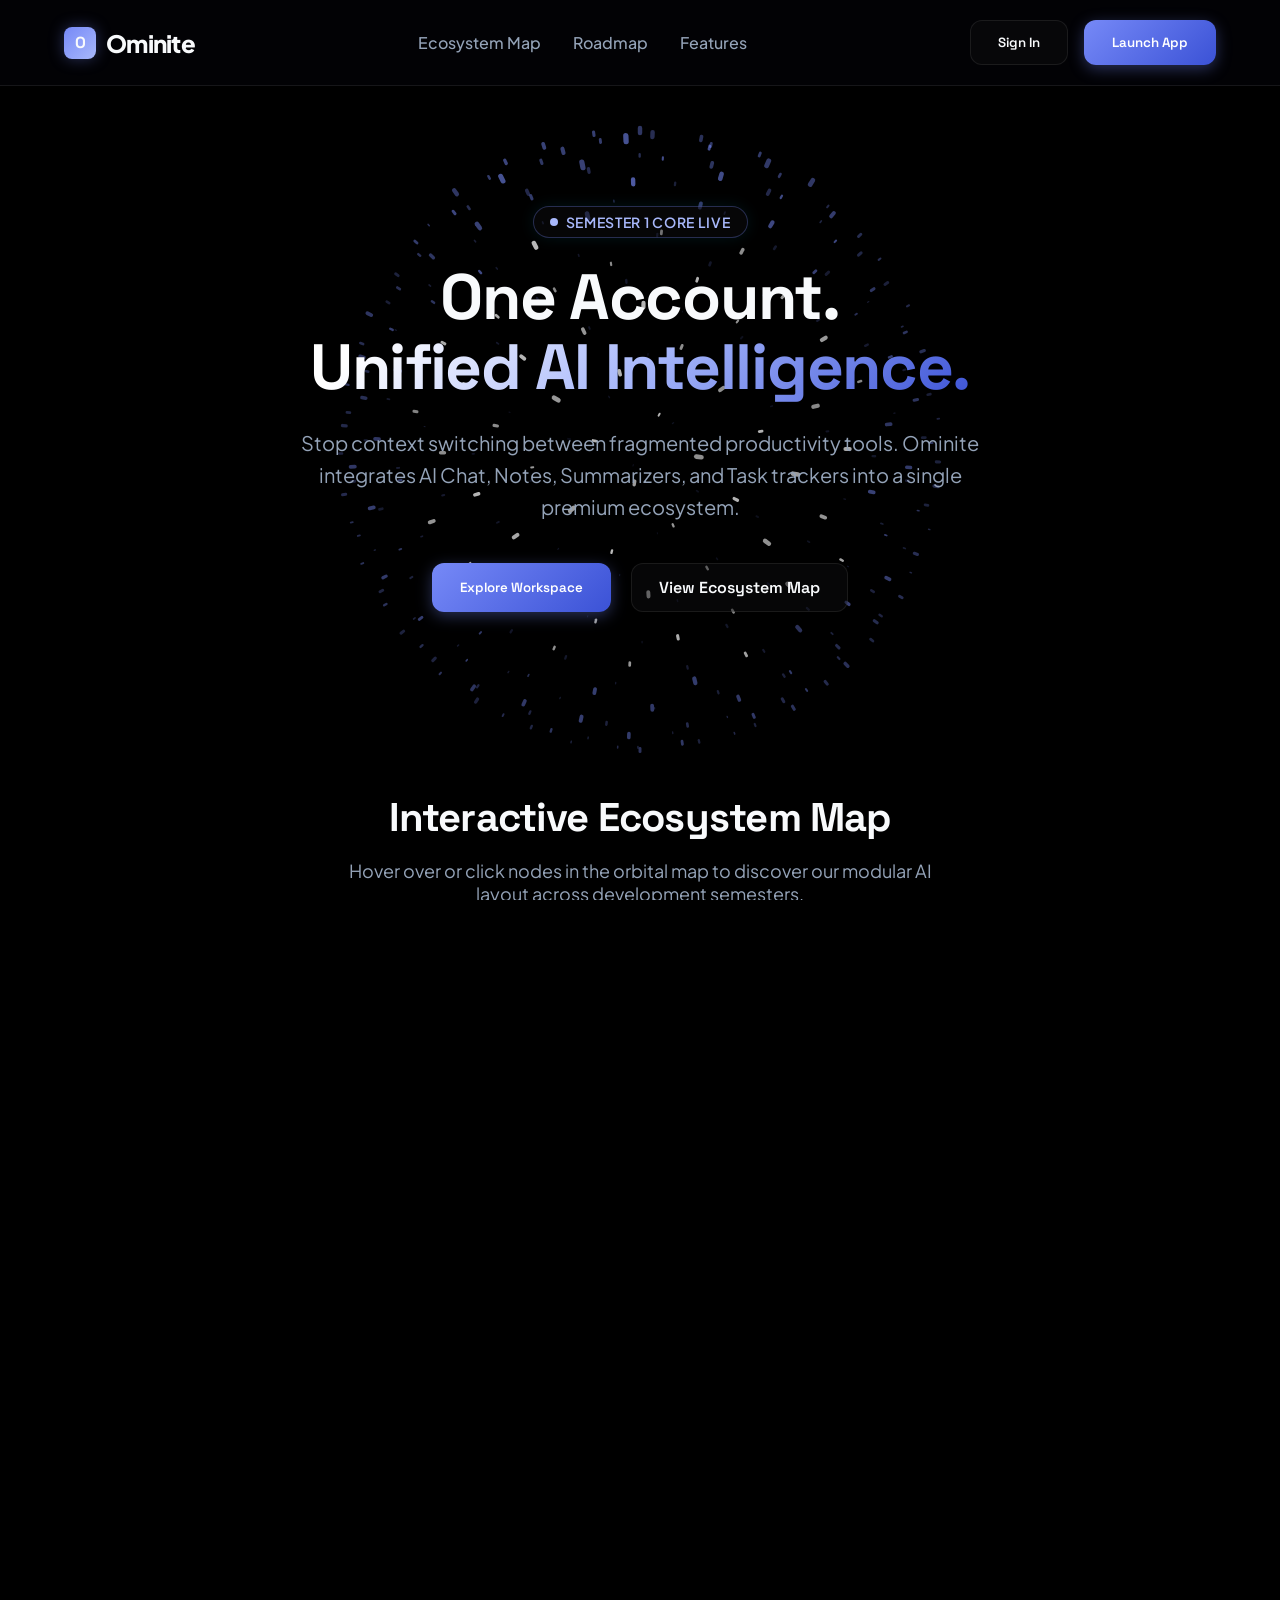
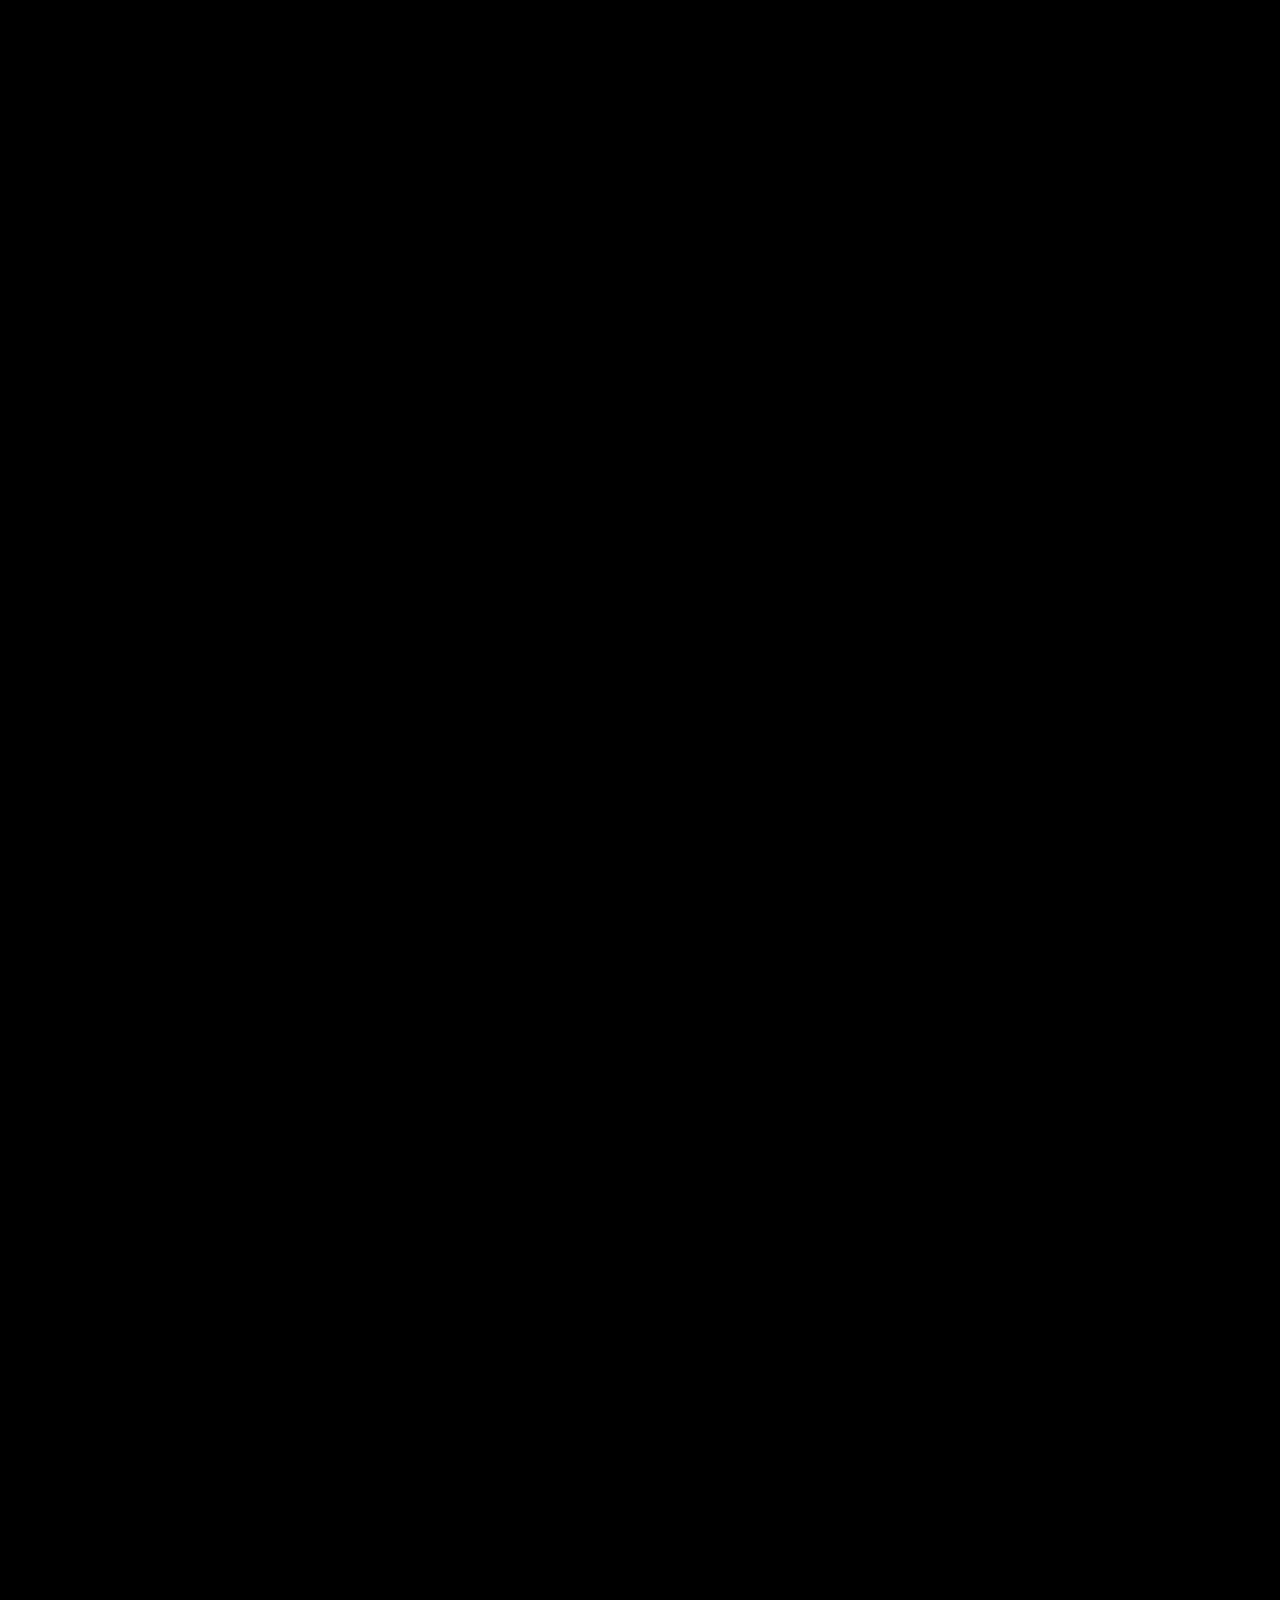
<file: files (1)/index.html>
<!DOCTYPE html>
<html lang="en">
<head>
  <meta charset="UTF-8">
  <meta name="viewport" content="width=device-width, initial-scale=1.0">
  <title>Ominite AI Ecosystem — Centralized AI Productivity Workspace</title>
  <meta name="description" content="Ominite AI Ecosystem brings together Chat, Notes, Summarizer, and Task boards into a premium single account workspace.">
  <link rel="stylesheet" href="styles.css">
</head>
<body>

  <!-- Canvas Background for Cursor-tracking Particle Effect -->
  <canvas id="particle-canvas"></canvas>

  <div class="app-wrapper">
    <!-- Header -->
    <header>
      <div class="nav-container">
        <a href="#" class="logo" id="nav-logo">
          <div class="logo-icon">O</div>
          <span class="logo-text">Ominite</span>
        </a>
        <ul class="nav-links">
          <li><a href="#features">Ecosystem Map</a></li>
          <li><a href="#roadmap">Roadmap</a></li>
          <li><a href="#about">Features</a></li>
        </ul>
        <div class="nav-actions">
          <button class="btn-secondary" id="btn-open-login">Sign In</button>
          <button class="btn-primary" id="btn-launch-dashboard">Launch App</button>
        </div>
      </div>
    </header>

    <!-- LANDING VIEW PANEL -->
    <div id="landing-view" class="view-panel active">
      <!-- Hero Section -->
      <section class="section-container hero-section">
        <div class="badge-tag">
          <div class="badge-pulse"></div>
          Semester 1 Core Live
        </div>
        <h1 class="hero-title">
          One Account.<br>
          <span class="gradient-text">Unified AI Intelligence.</span>
        </h1>
        <p class="hero-description">
          Stop context switching between fragmented productivity tools. Ominite integrates AI Chat, Notes, Summarizers, and Task trackers into a single premium ecosystem.
        </p>
        <div class="hero-buttons">
          <button class="btn-primary" id="hero-btn-launch">Explore Workspace</button>
          <a href="#features" class="btn-secondary">View Ecosystem Map</a>
        </div>
      </section>

      <!-- Ecosystem Map Section -->
      <section id="features" class="section-container map-section">
        <div class="section-header">
          <h2>Interactive Ecosystem Map</h2>
          <p>Hover over or click nodes in the orbital map to discover our modular AI layout across development semesters.</p>
        </div>

        <div class="ecosystem-container">
          <!-- Left: Orbital Node Map -->
          <div class="orbit-map-wrapper">
            <div class="orbit-circle orbit-circle-1"></div>
            <div class="orbit-circle orbit-circle-2"></div>
            
            <!-- Central Node -->
            <div class="core-node" id="core-trigger">
              <div class="core-inner">OMINITE<br>CORE</div>
            </div>

            <!-- Orbit Nodes (Semester 1) -->
            <div class="module-node active" style="top: 15%; left: 30%;" data-module="chat" data-sem="1">
              <!-- Chat Icon SVG -->
              <svg viewBox="0 0 24 24"><path d="M20 2H4c-1.1 0-1.99.9-1.99 2L2 22l4-4h14c1.1 0 2-.9 2-2V4c0-1.1-.9-2-2-2zM6 9h12v2H6V9zm8 5H6v-2h8v2zm4-6H6V6h12v2z"/></svg>
            </div>
            <div class="module-node" style="top: 45%; left: 10%;" data-module="notes" data-sem="1">
              <!-- Notes Icon SVG -->
              <svg viewBox="0 0 24 24"><path d="M14 2H6c-1.1 0-1.99.9-1.99 2L4 20c0 1.1.89 2 1.99 2H18c1.1 0 2-.9 2-2V8l-6-6zm2 16H8v-2h8v2zm0-4H8v-2h8v2zm-3-5V3.5L18.5 9H13z"/></svg>
            </div>
            <div class="module-node" style="top: 75%; left: 35%;" data-module="summarizer" data-sem="1">
              <!-- Summarizer Icon SVG -->
              <svg viewBox="0 0 24 24"><path d="M14 17H4v2h10v-2zm6-8H4v2h16V9zM4 15h16v-2H4v2zM4 5v2h16V5H4z"/></svg>
            </div>
            <div class="module-node" style="top: 60%; left: 70%;" data-module="todo" data-sem="1">
              <!-- To-Do Icon SVG -->
              <svg viewBox="0 0 24 24"><path d="M19 3H5c-1.1 0-2 .9-2 2v14c0 1.1.9 2 2 2h14c1.1 0 2-.9 2-2V5c0-1.1-.9-2-2-2zm-9 14l-5-5 1.41-1.41L10 14.17l7.59-7.59L19 8l-9 9z"/></svg>
            </div>

            <!-- Orbit Nodes (Semester 2) -->
            <div class="module-node" style="top: 20%; left: 75%;" data-module="study" data-sem="2">
              <!-- Study Icon SVG -->
              <svg viewBox="0 0 24 24"><path d="M12 3L1 9l11 6 9-4.91V17h2V9L12 3zM5.49 12c.66.36 1.41.59 2.21.69.8.1 1.63.13 2.45.09.82-.04 1.62-.15 2.37-.34.75-.19 1.44-.48 2.04-.84L12 14.91 5.49 12z"/></svg>
            </div>
            <div class="module-node" style="top: 85%; left: 65%;" data-module="resume" data-sem="2">
              <!-- Resume Icon SVG -->
              <svg viewBox="0 0 24 24"><path d="M19 3H5c-1.1 0-2 .9-2 2v14c0 1.1.9 2 2 2h14c1.1 0 2-.9 2-2V5c0-1.1-.9-2-2-2zm-5 4h2v2h-2V7zm-4 0h2v2h-2V7zm-4 0h2v2H6V7zm0 4h2v2H6v-2zm4 0h2v2h-2v-2zm4 0h2v2h-2v-2zm-8 4h10v2H6v-2z"/></svg>
            </div>
            <div class="module-node" style="top: 5%; left: 55%;" data-module="translator" data-sem="2">
              <!-- Translator Icon SVG -->
              <svg viewBox="0 0 24 24"><path d="M12.87 15.07l-2.54-2.51.03-.03c1.74-1.94 2.98-4.17 3.71-6.53H17V4h-7V2H8v2H1v2h11.17C11.5 7.92 10.44 9.75 9 11.35 8.07 10.32 7.3 9.19 6.69 8h-2c.73 1.63 1.73 3.17 2.98 4.56l-5.09 5.02L4 19l5-5 3.11 3.11.76-2.04zM18.5 10h-2L12 22h2l1.12-3h4.75L21 22h2l-4.5-12zm-2.62 7l1.62-4.33L19.12 17h-3.24z"/></svg>
            </div>
            <div class="module-node" style="top: 30%; left: 90%;" data-module="planner" data-sem="2">
              <!-- Planner Icon SVG -->
              <svg viewBox="0 0 24 24"><path d="M19 4h-1V2h-2v2H8V2H6v2H5c-1.11 0-1.99.9-1.99 2L3 20c0 1.1.89 2 2 2h14c1.1 0 2-.9 2-2V6c0-1.1-.9-2-2-2zm0 16H5V10h14v10zm0-12H5V6h14v2zm-7 5h5v5h-5z"/></svg>
            </div>
          </div>

          <!-- Right: Interactive Details -->
          <div class="module-detail-panel">
            <div class="glass-card module-detail-card" id="detail-card">
              <span class="detail-tag" id="detail-tag">Semester 1</span>
              <h3 class="detail-title" id="detail-title">AI Chat</h3>
              <p class="detail-desc" id="detail-desc">
                An intelligent conversation partner powered by advanced language processing, capable of adjusting personalities to solve technical, creative, and customer support problems instantly.
              </p>
              <ul class="detail-features" id="detail-features">
                <li><svg viewBox="0 0 24 24"><path d="M9 16.17L4.83 12l-1.42 1.41L9 19 21 7l-1.41-1.41z"/></svg> Contextual Memory</li>
                <li><svg viewBox="0 0 24 24"><path d="M9 16.17L4.83 12l-1.42 1.41L9 19 21 7l-1.41-1.41z"/></svg> Multiple Personas</li>
                <li><svg viewBox="0 0 24 24"><path d="M9 16.17L4.83 12l-1.42 1.41L9 19 21 7l-1.41-1.41z"/></svg> Realtime Streaming</li>
                <li><svg viewBox="0 0 24 24"><path d="M9 16.17L4.83 12l-1.42 1.41L9 19 21 7l-1.41-1.41z"/></svg> Markdown Rendering</li>
              </ul>
            </div>
          </div>
        </div>
      </section>

      <!-- Roadmap Timeline Section -->
      <section id="roadmap" class="section-container roadmap-section">
        <div class="section-header">
          <h2>Release Roadmap</h2>
          <p>Explore Ominite's evolution from Semester 1 foundations to Semesters 3 & 4 scalable ecosystem intelligence.</p>
        </div>

        <div class="roadmap-timeline">
          <!-- Sem 1 -->
          <div class="roadmap-item" data-sem="1">
            <div class="roadmap-dot"></div>
            <div class="glass-card">
              <div class="roadmap-sem">Semester 1</div>
              <h3 class="roadmap-card-title">Foundational MVP</h3>
              <p class="roadmap-card-desc">
                Establishing the core application layer with User Authentication, responsive Dashboard, AI Chatbot, persistent AI Notes workspace, document Summarizer, and a priority-tagged To-Do module.
              </p>
            </div>
          </div>

          <!-- Sem 2 -->
          <div class="roadmap-item" data-sem="2">
            <div class="roadmap-dot"></div>
            <div class="glass-card">
              <div class="roadmap-sem">Semester 2</div>
              <h3 class="roadmap-card-title">Utility Expansion</h3>
              <p class="roadmap-card-desc">
                Introducing advanced study guides, a template-driven AI Resume builder, cross-language machine translation services, and smart project calendars for long-term task planning.
              </p>
            </div>
          </div>

          <!-- Sem 3 -->
          <div class="roadmap-item" data-sem="3">
            <div class="roadmap-dot"></div>
            <div class="glass-card">
              <div class="roadmap-sem">Semester 3</div>
              <h3 class="roadmap-card-title">Ecosystem Intelligence</h3>
              <p class="roadmap-card-desc">
                Unifying separate database schemas into a shared user context graph. Providing cross-module search, personalized dashboard tips, progress analytics, and smart recommendations.
              </p>
            </div>
          </div>

          <!-- Sem 4 -->
          <div class="roadmap-item" data-sem="4">
            <div class="roadmap-dot"></div>
            <div class="glass-card">
              <div class="roadmap-sem">Semester 4</div>
              <h3 class="roadmap-card-title">Scalable Platforms</h3>
              <p class="roadmap-card-desc">
                Publishing open APIs and a developers plugin architecture. Enabling real-time workspace collaboration, 3rd party integrations (Google Drive, Slack), and advanced autonomous workflow automation.
              </p>
            </div>
          </div>
        </div>
      </section>

      <!-- Key Features Grid -->
      <section id="about" class="section-container">
        <div class="section-header">
          <h2>Core Features</h2>
          <p>Ominite is designed from the ground up to solve daily friction and boost performance.</p>
        </div>

        <div class="features-grid">
          <div class="glass-card feature-card">
            <div class="feature-icon-wrapper">
              <!-- Key Icon -->
              <svg viewBox="0 0 24 24"><path d="M12.65 11.65L16 15v3h3v-3h-3v-3.35l-1.35-1.35c.78-.96 1.25-2.18 1.25-3.5 0-3.04-2.46-5.5-5.5-5.5S5 6.96 5 10c0 1.32.47 2.54 1.25 3.5l6.4 6.4 1.41-1.41-1.41-1.84zm-3.15-4.15c.83 0 1.5.67 1.5 1.5s-.67 1.5-1.5 1.5-1.5-.67-1.5-1.5.67-1.5 1.5-1.5z"/></svg>
            </div>
            <h3 class="feature-title">Single Sign-On (SSO)</h3>
            <p class="feature-desc">Access all AI modules instantly using a single profile credential without logging in to separate services.</p>
          </div>

          <div class="glass-card feature-card">
            <div class="feature-icon-wrapper">
              <!-- Stack Icon -->
              <svg viewBox="0 0 24 24"><path d="M12 2L1 7l11 5 9-4.09V17h2V7L12 2zm0 18.54L4.41 17l7.59-3.41L19.59 17 12 20.54zM12 11.9L4 8.3v4.2l8 3.6 8-3.6V8.3l-8 3.6z"/></svg>
            </div>
            <h3 class="feature-title">Modular Architecture</h3>
            <p class="feature-desc">Our codebase supports seamless additions of modular widgets as independent nodes connected to core states.</p>
          </div>

          <div class="glass-card feature-card">
            <div class="feature-icon-wrapper">
              <!-- Sync Icon -->
              <svg viewBox="0 0 24 24"><path d="M12 4V1L8 5l4 4V6c3.31 0 6 2.69 6 6 0 1.01-.25 1.97-.7 2.8l1.46 1.46C19.54 15.03 20 13.57 20 12c0-4.42-3.58-8-8-8zm-6 8c0-1.01.25-1.97.7-2.8L5.24 7.74C4.46 8.97 4 10.43 4 12c0 4.42 3.58 8 8 8v3l4-4-4-4v3c-3.31 0-6-2.69-6-6z"/></svg>
            </div>
            <h3 class="feature-title">Shared User Context</h3>
            <p class="feature-desc">AI modules learn from note styles, dashboard stats, and chat history to provide highly personalized workflows.</p>
          </div>
        </div>
      </section>
    </div>

    <!-- DASHBOARD VIEW PANEL (LIVELY APP DEMO) -->
    <div id="dashboard-view" class="view-panel">
      <div class="dashboard-layout">
        <!-- Sidebar Navigation -->
        <aside class="dash-sidebar">
          <ul class="sidebar-nav">
            <li class="sidebar-item">
              <button class="sidebar-btn active" data-target="overview">
                <!-- Overview Icon -->
                <svg viewBox="0 0 24 24"><path d="M19 3H5c-1.1 0-2 .9-2 2v14c0 1.1.9 2 2 2h14c1.1 0 2-.9 2-2V5c0-1.1-.9-2-2-2zm-7 14H5v-2h7v2zm4-4H5v-2h11v2zm0-4H5V7h11v2z"/></svg>
                Overview
              </button>
            </li>
            <li class="sidebar-item">
              <button class="sidebar-btn" data-target="chat">
                <!-- Chat Icon -->
                <svg viewBox="0 0 24 24"><path d="M20 2H4c-1.1 0-1.99.9-1.99 2L2 22l4-4h14c1.1 0 2-.9 2-2V4c0-1.1-.9-2-2-2zM6 9h12v2H6V9zm8 5H6v-2h8v2zm4-6H6V6h12v2z"/></svg>
                AI Chat
              </button>
            </li>
            <li class="sidebar-item">
              <button class="sidebar-btn" data-target="notes">
                <!-- Notes Icon -->
                <svg viewBox="0 0 24 24"><path d="M14 2H6c-1.1 0-1.99.9-1.99 2L4 20c0 1.1.89 2 1.99 2H18c1.1 0 2-.9 2-2V8l-6-6zm2 16H8v-2h8v2zm0-4H8v-2h8v2zm-3-5V3.5L18.5 9H13z"/></svg>
                AI Notes
              </button>
            </li>
            <li class="sidebar-item">
              <button class="sidebar-btn" data-target="summary">
                <!-- Summary Icon -->
                <svg viewBox="0 0 24 24"><path d="M14 17H4v2h10v-2zm6-8H4v2h16V9zM4 15h16v-2H4v2zM4 5v2h16V5H4z"/></svg>
                AI Summarizer
              </button>
            </li>
            <li class="sidebar-item">
              <button class="sidebar-btn" data-target="todo">
                <!-- To-Do Icon -->
                <svg viewBox="0 0 24 24"><path d="M19 3H5c-1.1 0-2 .9-2 2v14c0 1.1.9 2 2 2h14c1.1 0 2-.9 2-2V5c0-1.1-.9-2-2-2zm-9 14l-5-5 1.41-1.41L10 14.17l7.59-7.59L19 8l-9 9z"/></svg>
                AI To-Do List
              </button>
            </li>
          </ul>

          <div class="sidebar-footer">
            <div class="user-profile-preview" id="sidebar-profile">
              <div class="avatar guest" id="sidebar-avatar">G</div>
              <div class="user-info">
                <span class="user-name" id="sidebar-username">Guest User</span>
                <span class="user-status" id="sidebar-userstatus">Limited Sandbox</span>
              </div>
            </div>
          </div>
        </aside>

        <!-- Main Workspace View Container -->
        <main class="dash-content">
          <!-- Overview Panel -->
          <div class="dash-panel active" id="panel-overview">
            <h2 class="dash-header-title">Welcome back, <span class="gradient-text" id="overview-greeting">Guest</span>!</h2>
            <p class="dash-header-subtitle">Here is a quick snapshot of your active Ominite sandbox workspace.</p>

            <div class="stats-row">
              <div class="glass-card stat-card" data-type="blue">
                <div class="stat-label">AI Chat Sessions</div>
                <div class="stat-value" id="stat-chat-count">1</div>
              </div>
              <div class="glass-card stat-card" data-type="pink">
                <div class="stat-label">Stored AI Notes</div>
                <div class="stat-value" id="stat-notes-count">0</div>
              </div>
              <div class="glass-card stat-card" data-type="teal">
                <div class="stat-label">Documents Processed</div>
                <div class="stat-value" id="stat-summary-count">0</div>
              </div>
              <div class="glass-card stat-card" data-type="orange">
                <div class="stat-label">Tasks Pending</div>
                <div class="stat-value" id="stat-todo-count">0</div>
              </div>
            </div>

            <div class="quick-activities">
              <div class="glass-card">
                <h3 style="margin-bottom: 20px;">System Context Status</h3>
                <p style="color: var(--text-secondary); line-height: 1.6; margin-bottom: 16px;">
                  All modules share a client-side session memory storage. Logging in unlocks synchronized database integrations. Currently running in <strong>Local Storage Sandboxing mode</strong>.
                </p>
                <div class="badge-tag" style="margin: 0; color: var(--accent-teal); border-color: rgba(16, 185, 129, 0.2);">
                  <div class="badge-pulse" style="background-color: var(--accent-teal);"></div>
                  Ready to compute
                </div>
              </div>
              <div class="glass-card">
                <h3 style="margin-bottom: 15px;">Active Sandbox Profile</h3>
                <p style="color: var(--text-secondary); font-size: 14px; margin-bottom: 20px;" id="profile-text-desc">
                  You are exploring as a guest. Click Sign In in the navigation bar to personalize your sandbox name.
                </p>
                <button class="btn-secondary" id="dash-btn-auth" style="width: 100%; justify-content: center;">Configure Session Profile</button>
              </div>
            </div>
          </div>

          <!-- AI Chat Panel -->
          <div class="dash-panel" id="panel-chat">
            <h2 class="dash-header-title">Ominite AI Chat</h2>
            <p class="dash-header-subtitle">Interact with our simulated contextual model. Toggle agent personas below.</p>

            <div class="chat-container">
              <aside class="chat-sidebar">
                <h4>Agent Personas</h4>
                <div class="chat-persona-list">
                  <button class="persona-btn active" data-persona="helpful">
                    <span class="persona-name">Helpful Assistant</span>
                    <span class="persona-desc">Friendly general help</span>
                  </button>
                  <button class="persona-btn" data-persona="technical">
                    <span class="persona-name">Tech Lead</span>
                    <span class="persona-desc">Coding and architecture</span>
                  </button>
                  <button class="persona-btn" data-persona="creative">
                    <span class="persona-name">Creative Copywriter</span>
                    <span class="persona-desc">Writing and marketing</span>
                  </button>
                </div>
              </aside>
              <div class="chat-workspace">
                <div class="chat-messages" id="chat-messages-container">
                  <div class="chat-msg bot">
                    Hello! I'm your Ominite AI companion. How can I help you today? You can ask me about our roadmap, or how Ominite resolves daily productivity challenges!
                  </div>
                </div>
                <div class="chat-input-area">
                  <input type="text" class="chat-input" id="chat-user-input" placeholder="Type an AI message here...">
                  <button class="chat-send-btn" id="chat-send-btn">
                    <svg viewBox="0 0 24 24"><path d="M2.01 21L23 12 2.01 3 2 10l15 2-15 2z"/></svg>
                  </button>
                </div>
              </div>
            </div>
          </div>

          <!-- AI Notes Panel -->
          <div class="dash-panel" id="panel-notes">
            <h2 class="dash-header-title">AI Notes Manager</h2>
            <p class="dash-header-subtitle">Create and update documents. Saved locally inside browser storage.</p>

            <div class="notes-container">
              <aside class="notes-sidebar">
                <button class="btn-primary" id="notes-new-btn" style="padding: 10px; width: 100%; justify-content: center; font-size: 14px;">
                  + Create New Note
                </button>
                <div class="notes-list" id="notes-list-container">
                  <!-- Stored Notes -->
                </div>
              </aside>
              <div class="notes-editor">
                <input type="text" class="note-title-input" id="note-editor-title" placeholder="Note Title" value="Draft Note">
                <textarea class="note-textarea" id="note-editor-body" placeholder="Start typing note content here..."></textarea>
                <div class="note-actions">
                  <button class="btn-secondary" id="notes-delete-btn" style="border-color: rgba(239, 68, 68, 0.4); color: #f87171;">Delete</button>
                  <button class="btn-primary" id="notes-save-btn">Save Note</button>
                </div>
              </div>
            </div>
          </div>

          <!-- AI Summarizer Panel -->
          <div class="dash-panel" id="panel-summary">
            <h2 class="dash-header-title">AI Summarizer</h2>
            <p class="dash-header-subtitle">Extract bullet points and summaries from long documents using automated context models.</p>

            <div class="summary-layout">
              <div class="glass-card summary-input-card">
                <h3 style="margin-bottom: 12px;">Input Document</h3>
                <textarea class="summary-textarea" id="summary-input-text" placeholder="Paste your text or choose a preset below..."></textarea>
                <div class="summary-controls">
                  <div class="summary-presets">
                    <button class="preset-btn" data-preset="roadmap">Ominite Roadmap</button>
                    <button class="preset-btn" data-preset="problems">Problem Statement</button>
                  </div>
                  <button class="btn-primary" id="summary-btn" style="background: linear-gradient(135deg, var(--accent-teal) 0%, var(--accent-blue) 100%); box-shadow: 0 4px 15px rgba(16, 185, 129, 0.25);">Summarize Document</button>
                </div>
              </div>

              <div class="summary-output-workspace">
                <div class="scan-animation" id="summary-scanner"></div>
                <div class="summary-placeholder" id="summary-output-placeholder">
                  <svg viewBox="0 0 24 24"><path d="M19 3H5c-1.1 0-2 .9-2 2v14c0 1.1.9 2 2 2h14c1.1 0 2-.9 2-2V5c0-1.1-.9-2-2-2zm-2 10H7v-2h10v2zm0-4H7V7h10v2z"/></svg>
                  <span>Ready to analyze. Paste text and click Summarize.</span>
                </div>
                <div class="summary-content" id="summary-output-content">
                  <h4>AI Context Summary</h4>
                  <p id="summary-text-p"></p>
                  <h4>Key Takeaways</h4>
                  <ul id="summary-bullets-ul"></ul>
                </div>
              </div>
            </div>
          </div>

          <!-- AI To-Do List Panel -->
          <div class="dash-panel" id="panel-todo">
            <h2 class="dash-header-title">AI Priority Task List</h2>
            <p class="dash-header-subtitle">Organize tasks. Set priorities and categories to manage daily goals.</p>

            <div class="todo-workspace">
              <div class="glass-card todo-input-row">
                <input type="text" class="chat-input" id="todo-input-text" placeholder="What task needs to be completed?" style="flex: 1;">
                <select class="todo-select" id="todo-input-priority">
                  <option value="high">High</option>
                  <option value="medium" selected>Medium</option>
                  <option value="low">Low</option>
                </select>
                <select class="todo-select" id="todo-input-category">
                  <option value="work">Work</option>
                  <option value="study">Study</option>
                  <option value="personal">Personal</option>
                </select>
                <button class="btn-primary" id="todo-add-btn" style="padding: 12px 20px; background: linear-gradient(135deg, var(--accent-orange) 0%, var(--accent-pink) 100%); box-shadow: 0 4px 15px rgba(245, 158, 11, 0.25);">Add</button>
              </div>

              <div class="glass-card todo-list-card">
                <div class="todo-items-wrapper" id="todo-list-container">
                  <!-- Dynamic Tasks -->
                </div>
              </div>
            </div>
          </div>
        </main>
      </div>
    </div>

    <!-- Footer -->
    <footer id="footer">
      <div class="footer-content">
        <a href="#" class="logo footer-logo">
          <span class="logo-text">Ominite AI</span>
        </a>
        <span class="copyright">© 2026 Ominite Ecosystem. All rights reserved.</span>
      </div>
    </footer>
  </div>

  <!-- AUTHENTICATION DIALOG / PROFILE MODAL -->
  <div class="modal-overlay" id="auth-modal-overlay">
    <div class="glass-card auth-modal">
      <div class="auth-modal-header">
        <h3 id="auth-title">Sign In to Sandbox</h3>
        <p id="auth-subtitle">Configure your mock profile name and parameters</p>
      </div>
      <form class="auth-form" id="auth-form" onsubmit="return false;">
        <div class="form-group">
          <label for="auth-input-username">Full Name</label>
          <input type="text" class="form-input" id="auth-input-username" placeholder="Alex Johnson" required>
        </div>
        <div class="form-group" id="auth-group-email">
          <label for="auth-input-email">Email Address</label>
          <input type="email" class="form-input" id="auth-input-email" placeholder="alex@ominite.ai">
        </div>
        <button class="btn-primary" id="auth-submit-btn" style="margin-top: 10px; justify-content: center;">Save & Configure Profile</button>
      </form>
      <div class="auth-toggle-text">
        <span id="auth-switch-prompt">Need to switch states?</span>
        <span class="auth-toggle-link" id="auth-toggle-link">Reset Profile</span>
      </div>
    </div>
  </div>

  <script src="app.js"></script>
</body>
</html>
</file>
<file: files (1)/styles.css>
@import url('https://fonts.googleapis.com/css2?family=Space+Grotesk:wght@400;500;600;700&family=Plus+Jakarta+Sans:wght@300;400;500;600;700&display=swap');

/* --- CSS Variables & Design Tokens (Bauhaus Minimalist: Black + Periwinkle Blue) --- */
:root {
  --bg-darkest: #000000;
  --bg-deep: #030304;
  --bg-card: rgba(8, 8, 10, 0.65);
  --bg-glass: rgba(14, 14, 17, 0.45);
  --bg-glass-hover: rgba(22, 22, 26, 0.65);
  --bg-input: rgba(6, 6, 8, 0.6);
  
  --accent-purple: #7689f7;
  --accent-blue: #3b52d6;
  --accent-cyan: #a8b8fb;
  --accent-pink: #cbd5e1;
  --accent-teal: #7d93ab;
  --accent-orange: #64748b;
  
  --accent-purple-glow: rgba(118, 137, 247, 0.35);
  --accent-cyan-glow: rgba(168, 184, 251, 0.3);
  --accent-pink-glow: rgba(203, 213, 225, 0.22);
  
  --text-primary: #f8fafc;
  --text-secondary: #94a3b8;
  --text-muted: #64748b;
  
  --border-glass: rgba(255, 255, 255, 0.08);
  --border-glow: rgba(118, 137, 247, 0.3);
  
  --font-heading: 'Space Grotesk', sans-serif;
  --font-body: 'Plus Jakarta Sans', sans-serif;
  
  --transition-smooth: all 0.4s cubic-bezier(0.16, 1, 0.3, 1);
  --transition-fast: all 0.2s ease;
}

/* --- Base & Reset Rules --- */
* {
  box-sizing: border-box;
  margin: 0;
  padding: 0;
}

html, body {
  width: 100%;
  height: 100%;
  font-family: var(--font-body);
  background-color: var(--bg-darkest);
  color: var(--text-primary);
  overflow-x: hidden;
  scroll-behavior: smooth;
}

body::-webkit-scrollbar {
  width: 8px;
}
body::-webkit-scrollbar-track {
  background: var(--bg-darkest);
}
body::-webkit-scrollbar-thumb {
  background: var(--bg-glass-hover);
  border-radius: 4px;
}
body::-webkit-scrollbar-thumb:hover {
  background: var(--accent-purple);
}

/* --- Interactive Canvas Background --- */
#particle-canvas {
  position: fixed;
  top: 0;
  left: 0;
  width: 100%;
  height: 100%;
  z-index: 0;
  pointer-events: none;
  background: #000000;
}

.app-wrapper {
  position: relative;
  z-index: 10;
  min-height: 100vh;
  display: flex;
  flex-direction: column;
}

/* --- Utility Typography --- */
h1, h2, h3, h4, h5, h6 {
  font-family: var(--font-heading);
  font-weight: 700;
  letter-spacing: -0.02em;
}

.gradient-text {
  background: linear-gradient(135deg, #ffffff 10%, #a8b8fb 50%, #3b52d6 100%);
  -webkit-background-clip: text;
  -webkit-text-fill-color: transparent;
}

.gradient-text-cyan {
  background: linear-gradient(135deg, #a8b8fb 0%, #7689f7 50%, #2c3a99 100%);
  -webkit-background-clip: text;
  -webkit-text-fill-color: transparent;
}

/* --- Glassmorphism Card System --- */
.glass-card {
  background: var(--bg-card);
  backdrop-filter: blur(16px);
  -webkit-backdrop-filter: blur(16px);
  border: 1px solid var(--border-glass);
  border-radius: 16px;
  padding: 24px;
  transition: var(--transition-smooth);
  box-shadow: 0 8px 32px 0 rgba(0, 0, 0, 0.37);
  position: relative;
  overflow: hidden;
}

.glass-card::before {
  content: '';
  position: absolute;
  top: 0;
  left: 0;
  width: 100%;
  height: 100%;
  background: radial-gradient(800px circle at var(--mouse-x, 0) var(--mouse-y, 0), rgba(255, 255, 255, 0.05), transparent 40%);
  z-index: 1;
  pointer-events: none;
}

.glass-card:hover {
  transform: translateY(-4px);
  border-color: var(--border-glow);
  box-shadow: 0 12px 40px 0 rgba(118, 137, 247, 0.15);
}

/* --- Core Buttons --- */
.btn-primary {
  font-family: var(--font-heading);
  font-weight: 600;
  background: linear-gradient(135deg, var(--accent-purple) 0%, var(--accent-blue) 100%);
  color: #fff;
  border: none;
  border-radius: 12px;
  padding: 14px 28px;
  cursor: pointer;
  transition: var(--transition-smooth);
  box-shadow: 0 4px 15px var(--accent-purple-glow);
  display: inline-flex;
  align-items: center;
  gap: 8px;
  text-decoration: none;
}

.btn-primary:hover {
  transform: scale(1.03);
  box-shadow: 0 8px 25px var(--accent-purple-glow);
  filter: brightness(1.1);
}

.btn-secondary {
  font-family: var(--font-heading);
  font-weight: 600;
  background: var(--bg-glass);
  color: var(--text-primary);
  border: 1px solid var(--border-glass);
  border-radius: 12px;
  padding: 13px 27px;
  cursor: pointer;
  transition: var(--transition-smooth);
  display: inline-flex;
  align-items: center;
  gap: 8px;
  text-decoration: none;
}

.btn-secondary:hover {
  background: var(--bg-glass-hover);
  border-color: var(--accent-cyan);
  box-shadow: 0 4px 15px var(--accent-cyan-glow);
}

/* --- Header & Navigation --- */
header {
  position: sticky;
  top: 0;
  z-index: 100;
  background: rgba(4, 4, 8, 0.7);
  backdrop-filter: blur(12px);
  border-bottom: 1px solid var(--border-glass);
}

.nav-container {
  max-width: 1200px;
  margin: 0 auto;
  padding: 20px 24px;
  display: flex;
  justify-content: space-between;
  align-items: center;
}

.logo {
  display: flex;
  align-items: center;
  gap: 10px;
  text-decoration: none;
  color: var(--text-primary);
}

.logo-icon {
  width: 32px;
  height: 32px;
  background: linear-gradient(135deg, var(--accent-purple) 0%, var(--accent-cyan) 100%);
  border-radius: 8px;
  display: flex;
  align-items: center;
  justify-content: center;
  font-weight: 800;
  font-family: var(--font-heading);
  box-shadow: 0 0 15px var(--accent-purple-glow);
}

.logo-text {
  font-size: 24px;
  font-weight: 800;
  letter-spacing: -0.03em;
}

.nav-links {
  display: flex;
  align-items: center;
  gap: 32px;
  list-style: none;
}

.nav-links a {
  color: var(--text-secondary);
  text-decoration: none;
  font-weight: 500;
  transition: var(--transition-fast);
}

.nav-links a:hover {
  color: var(--text-primary);
  text-shadow: 0 0 8px var(--accent-purple-glow);
}

.nav-actions {
  display: flex;
  align-items: center;
  gap: 16px;
}

/* --- Main Sections --- */
main {
  flex: 1;
}

.section-container {
  max-width: 1200px;
  margin: 0 auto;
  padding: 80px 24px;
}

/* --- Hero Section --- */
.hero-section {
  padding-top: 120px;
  padding-bottom: 100px;
  text-align: center;
  position: relative;
}

.badge-tag {
  background: var(--bg-glass);
  border: 1px solid var(--border-glow);
  border-radius: 99px;
  padding: 6px 16px;
  font-size: 14px;
  font-weight: 600;
  color: var(--accent-cyan);
  display: inline-flex;
  align-items: center;
  gap: 8px;
  margin-bottom: 24px;
  box-shadow: 0 0 15px rgba(6, 182, 212, 0.1);
  text-transform: uppercase;
  letter-spacing: 0.05em;
}

.badge-pulse {
  width: 8px;
  height: 8px;
  background-color: var(--accent-cyan);
  border-radius: 50%;
  animation: pulse-glow 2s infinite;
}

.hero-title {
  font-size: 64px;
  line-height: 1.1;
  margin-bottom: 24px;
  font-weight: 800;
}

.hero-description {
  font-size: 20px;
  color: var(--text-secondary);
  max-width: 720px;
  margin: 0 auto 40px auto;
  line-height: 1.6;
}

.hero-buttons {
  display: flex;
  justify-content: center;
  gap: 20px;
}

/* --- Interactive Ecosystem Map --- */
.map-section {
  position: relative;
  overflow: hidden;
}

.section-header {
  text-align: center;
  margin-bottom: 60px;
}

.section-header h2 {
  font-size: 40px;
  margin-bottom: 16px;
}

.section-header p {
  color: var(--text-secondary);
  font-size: 18px;
  max-width: 600px;
  margin: 0 auto;
}

.ecosystem-container {
  display: grid;
  grid-template-columns: 1.2fr 1fr;
  gap: 60px;
  align-items: center;
}

.orbit-map-wrapper {
  position: relative;
  width: 500px;
  height: 500px;
  margin: 0 auto;
  display: flex;
  align-items: center;
  justify-content: center;
}

.orbit-circle {
  position: absolute;
  border: 1px dashed rgba(255, 255, 255, 0.08);
  border-radius: 50%;
  pointer-events: none;
}

.orbit-circle-1 { width: 220px; height: 220px; }
.orbit-circle-2 { width: 380px; height: 380px; }

.core-node {
  width: 100px;
  height: 100px;
  background: radial-gradient(circle, var(--accent-purple) 0%, var(--accent-blue) 100%);
  border-radius: 50%;
  display: flex;
  align-items: center;
  justify-content: center;
  z-index: 5;
  box-shadow: 0 0 40px var(--accent-purple-glow);
  position: relative;
  cursor: pointer;
  transition: var(--transition-smooth);
}

.core-node:hover {
  transform: scale(1.08);
  box-shadow: 0 0 60px rgba(118, 137, 247, 0.6);
}

.core-inner {
  text-align: center;
  font-weight: 800;
  font-size: 14px;
  letter-spacing: 0.05em;
  color: white;
}

.module-node {
  position: absolute;
  width: 52px;
  height: 52px;
  background: var(--bg-card);
  border: 1px solid var(--border-glass);
  border-radius: 50%;
  display: flex;
  align-items: center;
  justify-content: center;
  cursor: pointer;
  transition: var(--transition-smooth);
  z-index: 10;
}

.module-node svg {
  width: 24px;
  height: 24px;
  fill: var(--text-secondary);
  transition: var(--transition-fast);
}

.module-node:hover, .module-node.active {
  background: var(--bg-glass-hover);
  border-color: var(--accent-cyan);
  box-shadow: 0 0 20px var(--accent-cyan-glow);
  transform: scale(1.15);
}

.module-node:hover svg, .module-node.active svg {
  fill: var(--accent-cyan);
}

.module-node[data-sem="1"] { border-color: var(--accent-purple-glow); }
.module-node[data-sem="2"] { border-color: var(--accent-cyan-glow); }
.module-node[data-sem="3"] { border-color: var(--accent-pink-glow); }

.module-detail-panel {
  display: flex;
  flex-direction: column;
  gap: 20px;
}

.module-detail-card {
  min-height: 320px;
  display: flex;
  flex-direction: column;
  justify-content: center;
}

.detail-tag {
  align-self: flex-start;
  font-size: 12px;
  font-weight: 700;
  padding: 4px 10px;
  border-radius: 6px;
  background: rgba(6, 182, 212, 0.1);
  color: var(--accent-cyan);
  margin-bottom: 16px;
  text-transform: uppercase;
}

.detail-title {
  font-size: 32px;
  margin-bottom: 12px;
}

.detail-desc {
  color: var(--text-secondary);
  line-height: 1.6;
  font-size: 16px;
  margin-bottom: 24px;
}

.detail-features {
  list-style: none;
  display: grid;
  grid-template-columns: 1fr 1fr;
  gap: 12px;
}

.detail-features li {
  display: flex;
  align-items: center;
  gap: 8px;
  color: var(--text-primary);
  font-size: 14px;
}

.detail-features li svg {
  width: 16px;
  height: 16px;
  fill: var(--accent-teal);
}

/* --- Roadmap / Semester Section --- */
.roadmap-section {
  position: relative;
}

.roadmap-timeline {
  position: relative;
  max-width: 900px;
  margin: 0 auto;
  padding: 40px 0;
}

.roadmap-timeline::before {
  content: '';
  position: absolute;
  left: 50%;
  top: 0;
  bottom: 0;
  width: 2px;
  background: linear-gradient(to bottom, var(--accent-purple), var(--accent-cyan), var(--accent-pink), var(--accent-orange));
  transform: translateX(-50%);
}

.roadmap-item {
  position: relative;
  width: 50%;
  padding: 0 40px 40px 40px;
  box-sizing: border-box;
}

.roadmap-item:nth-child(odd) {
  left: 0;
  text-align: right;
}

.roadmap-item:nth-child(even) {
  left: 50%;
  text-align: left;
}

.roadmap-dot {
  position: absolute;
  top: 6px;
  width: 20px;
  height: 20px;
  border-radius: 50%;
  z-index: 5;
}

.roadmap-item:nth-child(odd) .roadmap-dot {
  right: -10px;
}

.roadmap-item:nth-child(even) .roadmap-dot {
  left: -10px;
}

.roadmap-item[data-sem="1"] .roadmap-dot { background-color: var(--accent-purple); box-shadow: 0 0 10px var(--accent-purple); }
.roadmap-item[data-sem="2"] .roadmap-dot { background-color: var(--accent-cyan); box-shadow: 0 0 10px var(--accent-cyan); }
.roadmap-item[data-sem="3"] .roadmap-dot { background-color: var(--accent-pink); box-shadow: 0 0 10px var(--accent-pink); }
.roadmap-item[data-sem="4"] .roadmap-dot { background-color: var(--accent-orange); box-shadow: 0 0 10px var(--accent-orange); }

.roadmap-sem {
  font-family: var(--font-heading);
  font-weight: 800;
  font-size: 14px;
  text-transform: uppercase;
  letter-spacing: 0.05em;
  margin-bottom: 8px;
}

.roadmap-item[data-sem="1"] .roadmap-sem { color: var(--accent-purple); }
.roadmap-item[data-sem="2"] .roadmap-sem { color: var(--accent-cyan); }
.roadmap-item[data-sem="3"] .roadmap-sem { color: var(--accent-pink); }
.roadmap-item[data-sem="4"] .roadmap-sem { color: var(--accent-orange); }

.roadmap-card-title {
  font-size: 22px;
  margin-bottom: 12px;
}

.roadmap-card-desc {
  color: var(--text-secondary);
  font-size: 14px;
  line-height: 1.5;
}

/* --- Features Grid --- */
.features-grid {
  display: grid;
  grid-template-columns: repeat(auto-fit, minmax(320px, 1fr));
  gap: 30px;
  margin-top: 40px;
}

.feature-card {
  display: flex;
  flex-direction: column;
  gap: 16px;
}

.feature-icon-wrapper {
  width: 50px;
  height: 50px;
  background: var(--bg-glass);
  border-radius: 12px;
  display: flex;
  align-items: center;
  justify-content: center;
  border: 1px solid var(--border-glass);
  transition: var(--transition-smooth);
}

.feature-card:hover .feature-icon-wrapper {
  background: linear-gradient(135deg, var(--accent-purple) 0%, var(--accent-cyan) 100%);
  border-color: transparent;
  box-shadow: 0 0 20px var(--accent-purple-glow);
}

.feature-card:hover .feature-icon-wrapper svg {
  fill: white;
}

.feature-icon-wrapper svg {
  width: 24px;
  height: 24px;
  fill: var(--accent-purple);
  transition: var(--transition-fast);
}

.feature-title {
  font-size: 20px;
}

.feature-desc {
  color: var(--text-secondary);
  font-size: 15px;
  line-height: 1.6;
}

/* --- Landing View vs Dashboard View Toggle --- */
.view-panel {
  display: none;
}

.view-panel.active {
  display: block;
}

/* --- Dashboard / App Experience Layout --- */
.dashboard-layout {
  display: grid;
  grid-template-columns: 260px 1fr;
  min-height: calc(100vh - 78px);
  background: var(--bg-deep);
  z-index: 10;
  position: relative;
}

/* --- Sidebar --- */
.dash-sidebar {
  background: rgba(8, 8, 18, 0.85);
  backdrop-filter: blur(12px);
  border-right: 1px solid var(--border-glass);
  padding: 24px;
  display: flex;
  flex-direction: column;
  justify-content: space-between;
}

.sidebar-nav {
  display: flex;
  flex-direction: column;
  gap: 8px;
  list-style: none;
}

.sidebar-item {
  width: 100%;
}

.sidebar-btn {
  width: 100%;
  display: flex;
  align-items: center;
  gap: 12px;
  background: transparent;
  border: none;
  padding: 12px 16px;
  color: var(--text-secondary);
  font-family: var(--font-heading);
  font-weight: 500;
  font-size: 15px;
  border-radius: 8px;
  cursor: pointer;
  text-align: left;
  transition: var(--transition-fast);
}

.sidebar-btn svg {
  width: 20px;
  height: 20px;
  fill: var(--text-secondary);
  transition: var(--transition-fast);
}

.sidebar-btn:hover, .sidebar-btn.active {
  color: var(--text-primary);
  background: var(--bg-glass-hover);
}

.sidebar-btn.active {
  border: 1px solid var(--border-glow);
  box-shadow: 0 0 15px var(--accent-purple-glow);
  background: rgba(139, 92, 246, 0.1);
  color: var(--accent-purple);
}

.sidebar-btn.active svg {
  fill: var(--accent-purple);
}

.sidebar-btn[data-target="chat"].active {
  background: rgba(6, 182, 212, 0.1);
  border-color: var(--accent-cyan-glow);
  color: var(--accent-cyan);
}
.sidebar-btn[data-target="chat"].active svg { fill: var(--accent-cyan); }

.sidebar-btn[data-target="notes"].active {
  background: rgba(236, 72, 153, 0.1);
  border-color: var(--accent-pink-glow);
  color: var(--accent-pink);
}
.sidebar-btn[data-target="notes"].active svg { fill: var(--accent-pink); }

.sidebar-btn[data-target="summary"].active {
  background: rgba(16, 185, 129, 0.1);
  border-color: rgba(16, 185, 129, 0.25);
  color: var(--accent-teal);
}
.sidebar-btn[data-target="summary"].active svg { fill: var(--accent-teal); }

.sidebar-btn[data-target="todo"].active {
  background: rgba(245, 158, 11, 0.1);
  border-color: rgba(245, 158, 11, 0.25);
  color: var(--accent-orange);
}
.sidebar-btn[data-target="todo"].active svg { fill: var(--accent-orange); }


.sidebar-footer {
  border-top: 1px solid var(--border-glass);
  padding-top: 20px;
}

.user-profile-preview {
  display: flex;
  align-items: center;
  gap: 12px;
  cursor: pointer;
  padding: 8px;
  border-radius: 8px;
  transition: var(--transition-fast);
}

.user-profile-preview:hover {
  background: var(--bg-glass-hover);
}

.avatar {
  width: 38px;
  height: 38px;
  background: linear-gradient(135deg, var(--accent-purple) 0%, var(--accent-pink) 100%);
  border-radius: 50%;
  display: flex;
  align-items: center;
  justify-content: center;
  font-weight: 700;
  font-family: var(--font-heading);
  color: white;
}

.avatar.guest {
  background: var(--text-muted);
}

.user-info {
  display: flex;
  flex-direction: column;
}

.user-name {
  font-size: 14px;
  font-weight: 600;
  color: var(--text-primary);
}

.user-status {
  font-size: 11px;
  color: var(--text-muted);
}

/* --- Dashboard Workspace Content --- */
.dash-content {
  padding: 40px;
  overflow-y: auto;
  height: calc(100vh - 78px);
}

.dash-panel {
  display: none;
  animation: fade-in 0.4s ease;
}

.dash-panel.active {
  display: block;
}

/* --- Panel 1: Dashboard Home --- */
.dash-header-title {
  font-size: 32px;
  margin-bottom: 8px;
}

.dash-header-subtitle {
  color: var(--text-secondary);
  font-size: 15px;
  margin-bottom: 30px;
}

.stats-row {
  display: grid;
  grid-template-columns: repeat(auto-fit, minmax(220px, 1fr));
  gap: 20px;
  margin-bottom: 40px;
}

.stat-card {
  padding: 20px;
}

.stat-label {
  font-size: 13px;
  color: var(--text-secondary);
  text-transform: uppercase;
  letter-spacing: 0.05em;
  margin-bottom: 6px;
}

.stat-value {
  font-size: 36px;
  font-weight: 800;
  font-family: var(--font-heading);
}

.stat-card[data-type="blue"] { border-left: 3px solid var(--accent-blue); }
.stat-card[data-type="pink"] { border-left: 3px solid var(--accent-pink); }
.stat-card[data-type="teal"] { border-left: 3px solid var(--accent-teal); }
.stat-card[data-type="orange"] { border-left: 3px solid var(--accent-orange); }

.quick-activities {
  display: grid;
  grid-template-columns: 1.5fr 1fr;
  gap: 30px;
}

/* --- Panel 2: AI Chat --- */
.chat-container {
  display: grid;
  grid-template-columns: 240px 1fr;
  height: 550px;
  border-radius: 16px;
  overflow: hidden;
  border: 1px solid var(--border-glass);
}

.chat-sidebar {
  background: rgba(14, 15, 27, 0.8);
  border-right: 1px solid var(--border-glass);
  padding: 20px;
  display: flex;
  flex-direction: column;
  gap: 16px;
}

.chat-persona-list {
  display: flex;
  flex-direction: column;
  gap: 8px;
}

.persona-btn {
  width: 100%;
  display: flex;
  flex-direction: column;
  background: transparent;
  border: 1px solid transparent;
  padding: 12px;
  border-radius: 8px;
  cursor: pointer;
  transition: var(--transition-fast);
  text-align: left;
}

.persona-btn:hover {
  background: var(--bg-glass-hover);
}

.persona-btn.active {
  background: rgba(6, 182, 212, 0.1);
  border-color: var(--accent-cyan);
}

.persona-name {
  color: var(--text-primary);
  font-weight: 600;
  font-size: 14px;
}

.persona-desc {
  color: var(--text-muted);
  font-size: 11px;
}

.chat-workspace {
  background: rgba(10, 11, 20, 0.4);
  display: flex;
  flex-direction: column;
  justify-content: space-between;
}

.chat-messages {
  flex: 1;
  padding: 24px;
  overflow-y: auto;
  display: flex;
  flex-direction: column;
  gap: 16px;
}

.chat-msg {
  max-width: 75%;
  padding: 12px 18px;
  border-radius: 14px;
  font-size: 14px;
  line-height: 1.5;
  animation: scale-up 0.3s cubic-bezier(0.16, 1, 0.3, 1);
}

.chat-msg.bot {
  background: var(--bg-glass);
  border: 1px solid var(--border-glass);
  align-self: flex-start;
  border-bottom-left-radius: 2px;
}

.chat-msg.user {
  background: linear-gradient(135deg, var(--accent-purple) 0%, var(--accent-blue) 100%);
  color: white;
  align-self: flex-end;
  border-bottom-right-radius: 2px;
}

.chat-input-area {
  padding: 16px 24px;
  border-top: 1px solid var(--border-glass);
  display: flex;
  gap: 12px;
}

.chat-input {
  flex: 1;
  background: var(--bg-input);
  border: 1px solid var(--border-glass);
  border-radius: 8px;
  padding: 12px 16px;
  color: white;
  font-family: inherit;
  font-size: 14px;
  transition: var(--transition-fast);
}

.chat-input:focus {
  outline: none;
  border-color: var(--accent-cyan);
  box-shadow: 0 0 10px var(--accent-cyan-glow);
}

.chat-send-btn {
  background: var(--accent-cyan);
  border: none;
  color: white;
  border-radius: 8px;
  width: 44px;
  height: 44px;
  cursor: pointer;
  display: flex;
  align-items: center;
  justify-content: center;
  transition: var(--transition-fast);
}

.chat-send-btn:hover {
  filter: brightness(1.1);
  transform: scale(1.05);
}

.chat-send-btn svg {
  width: 20px;
  height: 20px;
  fill: white;
}

/* --- Panel 3: AI Notes --- */
.notes-container {
  display: grid;
  grid-template-columns: 280px 1fr;
  height: 550px;
  border-radius: 16px;
  overflow: hidden;
  border: 1px solid var(--border-glass);
}

.notes-sidebar {
  background: rgba(14, 15, 27, 0.8);
  border-right: 1px solid var(--border-glass);
  padding: 20px;
  display: flex;
  flex-direction: column;
  gap: 16px;
}

.notes-list {
  flex: 1;
  overflow-y: auto;
  display: flex;
  flex-direction: column;
  gap: 10px;
}

.note-item-btn {
  width: 100%;
  background: transparent;
  border: 1px solid transparent;
  padding: 12px;
  border-radius: 8px;
  cursor: pointer;
  text-align: left;
  transition: var(--transition-fast);
  display: flex;
  flex-direction: column;
  gap: 4px;
}

.note-item-btn:hover {
  background: var(--bg-glass-hover);
}

.note-item-btn.active {
  background: rgba(236, 72, 153, 0.1);
  border-color: var(--accent-pink);
}

.note-item-title {
  color: var(--text-primary);
  font-weight: 600;
  font-size: 14px;
  white-space: nowrap;
  overflow: hidden;
  text-overflow: ellipsis;
}

.note-item-date {
  color: var(--text-muted);
  font-size: 10px;
}

.notes-editor {
  background: rgba(10, 11, 20, 0.4);
  padding: 24px;
  display: flex;
  flex-direction: column;
  gap: 20px;
}

.note-title-input {
  background: transparent;
  border: none;
  border-bottom: 1px solid var(--border-glass);
  font-family: var(--font-heading);
  font-size: 24px;
  color: white;
  padding-bottom: 8px;
  font-weight: 700;
}

.note-title-input:focus {
  outline: none;
  border-bottom-color: var(--accent-pink);
}

.note-textarea {
  flex: 1;
  background: transparent;
  border: none;
  resize: none;
  font-family: inherit;
  font-size: 15px;
  color: var(--text-primary);
  line-height: 1.6;
}

.note-textarea:focus {
  outline: none;
}

.note-actions {
  display: flex;
  justify-content: flex-end;
  gap: 12px;
}

/* --- Panel 4: AI Summarizer --- */
.summary-layout {
  display: grid;
  grid-template-columns: 1fr 1fr;
  gap: 30px;
  height: 520px;
}

.summary-input-card, .summary-output-card {
  display: flex;
  flex-direction: column;
  height: 100%;
}

.summary-textarea {
  flex: 1;
  background: var(--bg-input);
  border: 1px solid var(--border-glass);
  border-radius: 8px;
  padding: 16px;
  color: white;
  font-family: inherit;
  font-size: 14px;
  resize: none;
  line-height: 1.6;
  margin-bottom: 20px;
}

.summary-textarea:focus {
  outline: none;
  border-color: var(--accent-teal);
}

.summary-controls {
  display: flex;
  justify-content: space-between;
  align-items: center;
}

.summary-presets {
  display: flex;
  gap: 8px;
}

.preset-btn {
  background: var(--bg-glass);
  border: 1px solid var(--border-glass);
  color: var(--text-secondary);
  border-radius: 6px;
  padding: 6px 12px;
  font-size: 12px;
  cursor: pointer;
  transition: var(--transition-fast);
}

.preset-btn:hover {
  background: var(--bg-glass-hover);
  color: var(--text-primary);
}

.summary-output-workspace {
  flex: 1;
  background: rgba(10, 11, 20, 0.4);
  border: 1px solid var(--border-glass);
  border-radius: 8px;
  padding: 20px;
  overflow-y: auto;
  position: relative;
}

.scan-animation {
  position: absolute;
  top: 0;
  left: 0;
  width: 100%;
  height: 4px;
  background: linear-gradient(to right, transparent, var(--accent-teal), transparent);
  box-shadow: 0 0 10px var(--accent-teal);
  animation: scanning 2s infinite ease-in-out;
  display: none;
}

.summary-placeholder {
  display: flex;
  flex-direction: column;
  align-items: center;
  justify-content: center;
  height: 100%;
  color: var(--text-muted);
  text-align: center;
  gap: 12px;
}

.summary-placeholder svg {
  width: 48px;
  height: 48px;
  fill: var(--text-muted);
}

.summary-content {
  display: none;
  line-height: 1.6;
  font-size: 14px;
  color: var(--text-primary);
}

.summary-content h4 {
  margin-bottom: 12px;
  color: var(--accent-teal);
}

.summary-content ul {
  padding-left: 20px;
  margin-top: 8px;
}

.summary-content li {
  margin-bottom: 8px;
}

/* --- Panel 5: AI To-Do List --- */
.todo-workspace {
  max-width: 600px;
  margin: 0 auto;
}

.todo-input-row {
  display: flex;
  gap: 12px;
  margin-bottom: 24px;
}

.todo-select {
  background: var(--bg-input);
  border: 1px solid var(--border-glass);
  border-radius: 8px;
  padding: 12px;
  color: white;
  font-family: inherit;
  font-size: 14px;
  cursor: pointer;
}

.todo-select:focus {
  outline: none;
  border-color: var(--accent-orange);
}

.todo-list-card {
  min-height: 300px;
}

.todo-items-wrapper {
  display: flex;
  flex-direction: column;
  gap: 12px;
}

.todo-item {
  display: flex;
  align-items: center;
  justify-content: space-between;
  background: var(--bg-glass);
  border: 1px solid var(--border-glass);
  padding: 14px 20px;
  border-radius: 10px;
  transition: var(--transition-fast);
}

.todo-item:hover {
  background: var(--bg-glass-hover);
  border-color: rgba(245, 158, 11, 0.3);
}

.todo-item-left {
  display: flex;
  align-items: center;
  gap: 14px;
}

.todo-checkbox {
  width: 18px;
  height: 18px;
  border: 2px solid var(--text-muted);
  border-radius: 4px;
  cursor: pointer;
  display: flex;
  align-items: center;
  justify-content: center;
  transition: var(--transition-fast);
}

.todo-checkbox:hover {
  border-color: var(--accent-orange);
}

.todo-checkbox.checked {
  background: var(--accent-orange);
  border-color: var(--accent-orange);
}

.todo-checkbox.checked::after {
  content: '✓';
  color: white;
  font-size: 12px;
  font-weight: 800;
}

.todo-item-text {
  font-size: 14px;
  transition: var(--transition-fast);
}

.todo-item-text.completed {
  color: var(--text-muted);
  text-decoration: line-through;
}

.todo-item-tags {
  display: flex;
  gap: 8px;
}

.todo-tag {
  font-size: 10px;
  font-weight: 700;
  padding: 2px 8px;
  border-radius: 4px;
  text-transform: uppercase;
}

.todo-tag.priority-high { background: rgba(239, 68, 68, 0.15); color: #f87171; }
.todo-tag.priority-medium { background: rgba(245, 158, 11, 0.15); color: #fbbf24; }
.todo-tag.priority-low { background: rgba(59, 130, 246, 0.15); color: #60a5fa; }

.todo-tag.category-work { background: rgba(139, 92, 246, 0.15); color: #c084fc; }
.todo-tag.category-study { background: rgba(6, 182, 212, 0.15); color: #22d3ee; }
.todo-tag.category-personal { background: rgba(16, 185, 129, 0.15); color: #34d399; }

.todo-item-delete {
  background: transparent;
  border: none;
  cursor: pointer;
  display: flex;
  align-items: center;
  justify-content: center;
}

.todo-item-delete svg {
  width: 18px;
  height: 18px;
  fill: var(--text-muted);
  transition: var(--transition-fast);
}

.todo-item-delete:hover svg {
  fill: #ef4444;
}

/* --- Authentication Modal --- */
.modal-overlay {
  position: fixed;
  top: 0;
  left: 0;
  width: 100%;
  height: 100%;
  background: rgba(4, 4, 8, 0.85);
  backdrop-filter: blur(8px);
  z-index: 200;
  display: none;
  align-items: center;
  justify-content: center;
  opacity: 0;
  transition: opacity 0.3s ease;
}

.modal-overlay.active {
  display: flex;
  opacity: 1;
}

.auth-modal {
  width: 400px;
  max-width: 90%;
  animation: scale-up 0.4s cubic-bezier(0.16, 1, 0.3, 1);
}

.auth-modal-header {
  text-align: center;
  margin-bottom: 24px;
}

.auth-modal-header h3 {
  font-size: 24px;
  margin-bottom: 6px;
}

.auth-modal-header p {
  color: var(--text-secondary);
  font-size: 13px;
}

.auth-form {
  display: flex;
  flex-direction: column;
  gap: 16px;
}

.form-group {
  display: flex;
  flex-direction: column;
  gap: 8px;
}

.form-group label {
  font-size: 12px;
  font-weight: 600;
  color: var(--text-secondary);
  text-transform: uppercase;
  letter-spacing: 0.05em;
}

.form-input {
  background: var(--bg-input);
  border: 1px solid var(--border-glass);
  border-radius: 8px;
  padding: 12px 14px;
  color: white;
  font-family: inherit;
  font-size: 14px;
  transition: var(--transition-fast);
}

.form-input:focus {
  outline: none;
  border-color: var(--accent-purple);
  box-shadow: 0 0 10px var(--accent-purple-glow);
}

.auth-toggle-text {
  text-align: center;
  font-size: 13px;
  color: var(--text-secondary);
  margin-top: 16px;
}

.auth-toggle-link {
  color: var(--accent-purple);
  text-decoration: none;
  font-weight: 600;
  cursor: pointer;
}

.auth-toggle-link:hover {
  text-decoration: underline;
}

/* --- Footer --- */
footer {
  border-top: 1px solid var(--border-glass);
  background: rgba(4, 4, 8, 0.9);
  padding: 40px 24px;
  z-index: 10;
  position: relative;
}

.footer-content {
  max-width: 1200px;
  margin: 0 auto;
  display: flex;
  justify-content: space-between;
  align-items: center;
}

.footer-logo {
  font-size: 18px;
  font-weight: 800;
  color: var(--text-primary);
}

.copyright {
  color: var(--text-muted);
  font-size: 14px;
}

/* --- Custom Animations --- */
@keyframes pulse-glow {
  0% {
    transform: scale(0.95);
    box-shadow: 0 0 0 0 rgba(6, 182, 212, 0.5);
  }
  70% {
    transform: scale(1);
    box-shadow: 0 0 0 8px rgba(6, 182, 212, 0);
  }
  100% {
    transform: scale(0.95);
    box-shadow: 0 0 0 0 rgba(6, 182, 212, 0);
  }
}

@keyframes scanning {
  0% { top: 0%; }
  50% { top: 100%; }
  100% { top: 0%; }
}

@keyframes scale-up {
  from {
    opacity: 0;
    transform: scale(0.95);
  }
  to {
    opacity: 1;
    transform: scale(1);
  }
}

@keyframes fade-in {
  from { opacity: 0; }
  to { opacity: 1; }
}

/* --- Responsive Adjustments --- */
@media (max-width: 992px) {
  .ecosystem-container {
    grid-template-columns: 1fr;
    gap: 40px;
  }
  
  .orbit-map-wrapper {
    width: 100%;
    height: 420px;
  }
  
  .orbit-circle-1 { width: 180px; height: 180px; }
  .orbit-circle-2 { width: 320px; height: 320px; }
  
  .roadmap-timeline::before {
    left: 20px;
  }
  .roadmap-item {
    width: 100%;
    padding-left: 50px;
    padding-right: 0;
    text-align: left !important;
  }
  .roadmap-item:nth-child(even) {
    left: 0;
  }
  .roadmap-item:nth-child(odd) .roadmap-dot,
  .roadmap-item:nth-child(even) .roadmap-dot {
    left: 10px;
  }
  
  .dashboard-layout {
    grid-template-columns: 1fr;
  }
  
  .dash-sidebar {
    border-right: none;
    border-bottom: 1px solid var(--border-glass);
    padding: 16px;
    flex-direction: row;
    align-items: center;
  }
  
  .sidebar-nav {
    flex-direction: row;
    overflow-x: auto;
    width: 100%;
    padding-bottom: 8px;
  }
  
  .sidebar-btn {
    white-space: nowrap;
  }
  
  .sidebar-footer {
    display: none;
  }
  
  .dash-content {
    padding: 20px;
  }
  
  .quick-activities {
    grid-template-columns: 1fr;
  }
  
  .chat-container, .notes-container {
    grid-template-columns: 1fr;
    height: auto;
  }
  
  .chat-sidebar, .notes-sidebar {
    border-right: none;
    border-bottom: 1px solid var(--border-glass);
    max-height: 180px;
    overflow-y: auto;
  }
  
  .summary-layout {
    grid-template-columns: 1fr;
    height: auto;
  }
  
  .summary-input-card, .summary-output-card {
    height: 300px;
  }
}

@media (max-width: 768px) {
  .hero-title {
    font-size: 44px;
  }
  .hero-description {
    font-size: 16px;
  }
  .nav-links {
    display: none;
  }
}
</file>
